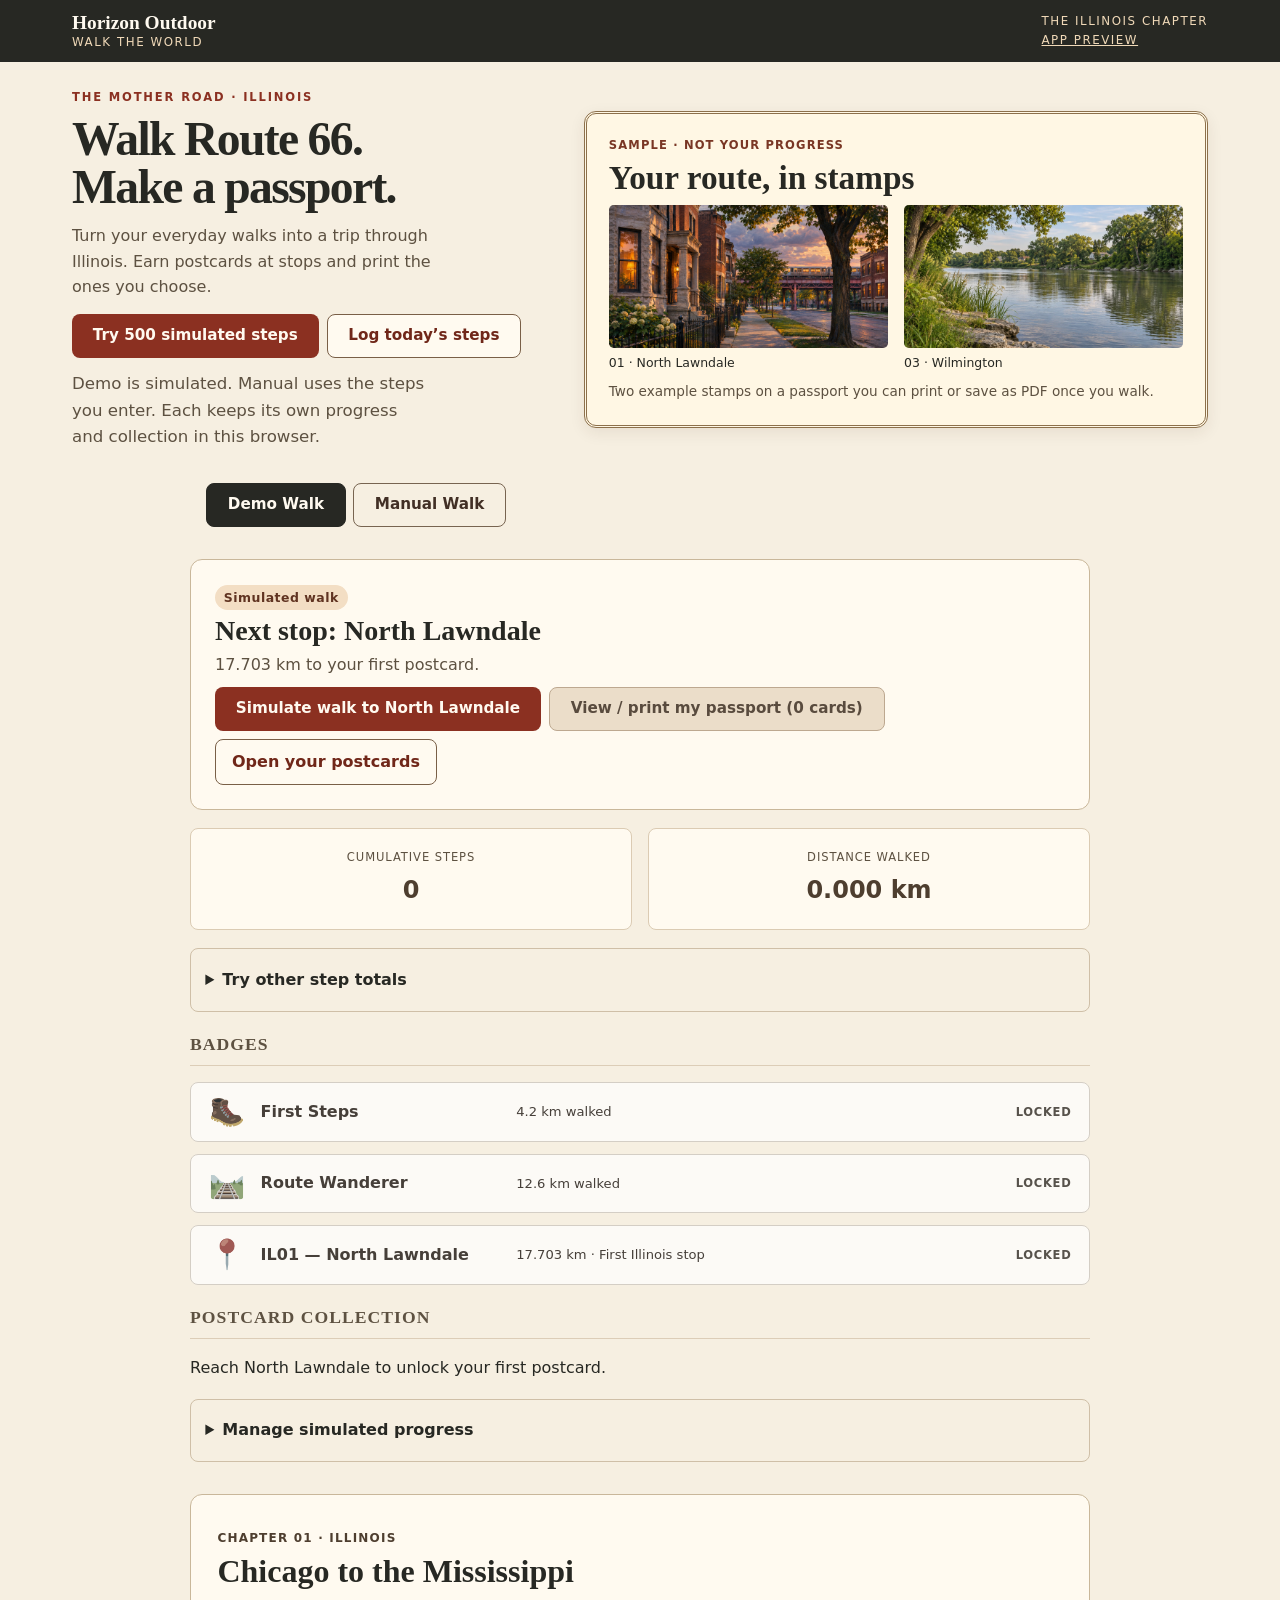
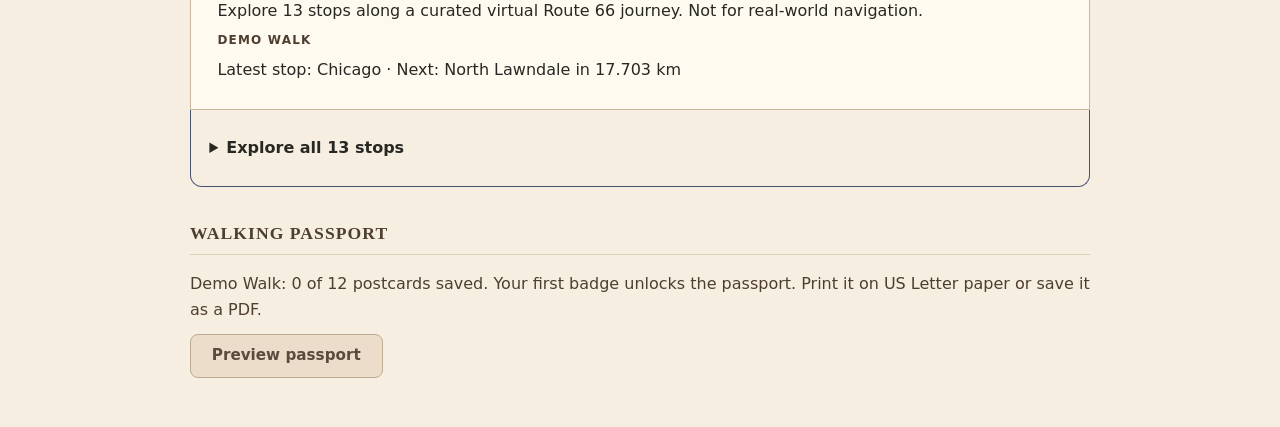
<file: web/index.html>
<!DOCTYPE html>
<html lang="en">
<head>
  <meta charset="UTF-8" />
  <meta name="viewport" content="width=device-width, initial-scale=1.0" />
  <title>Horizon Walk the World — Route 66</title>
  <link rel="canonical" href="https://walk.horizonoutdoor.ca/" />
  <meta name="description" content="Explore a virtual Route 66 journey through Illinois. Try simulated steps or enter your own totals, collect 12 postcards, and print a walking passport." />
  <meta property="og:type" content="website" />
  <meta property="og:url" content="https://walk.horizonoutdoor.ca/" />
  <meta property="og:title" content="Walk Route 66, One Day at a Time" />
  <meta property="og:description" content="Explore a virtual Route 66 journey through Illinois. Try simulated steps or enter your own totals, collect 12 postcards, and print a walking passport." />
  <meta property="og:site_name" content="Horizon Outdoor · Walk the World" />
  <meta property="og:image" content="https://walk.horizonoutdoor.ca/route66-social.jpg" />
  <meta property="og:image:type" content="image/jpeg" />
  <meta property="og:image:width" content="1200" />
  <meta property="og:image:height" content="630" />
  <meta property="og:image:alt" content="Illustration of a two-lane road through Illinois farmland at golden dusk." />
  <meta name="twitter:card" content="summary_large_image" />
  <meta name="twitter:title" content="Walk Route 66, One Day at a Time" />
  <meta name="twitter:description" content="Explore a virtual Route 66 journey through Illinois. Try simulated steps or enter your own totals, collect 12 postcards, and print a walking passport." />
  <meta name="twitter:image" content="https://walk.horizonoutdoor.ca/route66-social.jpg" />
  <meta name="twitter:image:alt" content="Illustration of a two-lane road through Illinois farmland at golden dusk." />
  <link rel="stylesheet" href="styles.css" />
</head>
<body>
  <header class="masthead">
    <div class="masthead-inner">
      <div class="brand-lockup"><strong>Horizon Outdoor</strong><span>Walk the World</span></div>
      <span class="masthead-chapter">The Illinois chapter<br /><a class="masthead-chapter" href="app-preview/">App Preview</a></span>
    </div>
  </header>
  <section class="hero" aria-labelledby="journey-title">
    <div class="hero-copy">
      <p class="hero-kicker">THE MOTHER ROAD · ILLINOIS</p>
      <h1 id="journey-title">Walk <span class="route-name">Route 66</span>.<br />Make a passport.</h1>
      <p class="hero-lede">Turn your everyday walks into a trip through Illinois. Earn postcards at stops and print the ones you choose.</p>
      <div class="return-walk" id="return-walk" hidden>
        <p class="example-label">Your Manual Walk</p>
        <h2 id="return-walk-title"></h2>
        <p id="return-walk-story"></p>
        <p id="return-walk-distance"></p>
      </div>
      <div class="hero-actions">
        <button id="hero-demo" type="button" class="btn-primary">Try 500 simulated steps</button>
        <button id="hero-manual" type="button" class="btn-secondary">Log today’s steps</button>
      </div>
      <p class="mode-note">Demo is simulated. Manual uses the steps you enter. Each keeps its own progress and collection in this browser.</p>
    </div>
    <aside class="example-passport" aria-labelledby="example-heading">
      <p class="example-label">Sample · Not your progress</p>
      <h2 id="example-heading">Your route, in stamps</h2>
      <div class="example-stamps">
        <figure><img src="il01-illustration.png" alt="Illustrated brick homes in North Lawndale" /><figcaption>01 · North Lawndale</figcaption></figure>
        <figure><img src="postcards/IL03-wilmington-kankakee-river-illustration.webp" alt="Illustration of the river near Wilmington" /><figcaption>03 · Wilmington</figcaption></figure>
      </div>
      <p>Two example stamps on a passport you can print or save as PDF once you walk.</p>
    </aside>
  </section>

  <nav class="mode-switch" aria-label="Walking mode">
    <button class="btn-secondary" type="button" id="mode-demo" aria-pressed="true" aria-controls="demo-panel">Demo Walk</button>
    <button class="btn-secondary" type="button" id="mode-manual" aria-pressed="false" aria-controls="manual-panel">Manual Walk</button>
  </nav>
  <main id="demo-panel">
    <details id="demo-departure" hidden open>
      <summary>Chicago departure keepsake</summary>
      <div class="departure-card">
        <div class="departure-art"><img src="route66-hero.webp" width="1536" height="1024" alt="Illustration of an open road at dusk" /></div>
        <div class="departure-copy">
          <p class="example-label">Demo keepsake · 500 simulated steps</p>
          <h2 id="departure-heading" tabindex="-1">A note from Chicago</h2>
          <p>Before there was an open highway, there was a Chicago street corner. Imagine the city behind you and a paper map in your pocket. You’ve started the route, but your first stop is still ahead.</p>
          <p><strong>350 m simulated</strong> · Not a passport stamp or a Manual entry.</p>
          <button id="departure-onward" type="button" class="btn-secondary">See my next stop</button>
        </div>
      </div>
    </details>
    <section class="journey-start demo-arrival" id="demo-arrival" aria-labelledby="demo-arrival-heading" hidden>
      <div>
        <p class="example-label">Simulated arrival</p>
        <h2 id="demo-arrival-heading" tabindex="-1"></h2>
        <p id="demo-arrival-status" role="status"></p>
        <div id="demo-arrival-save"></div>
      </div>
      <div id="demo-arrival-art"></div>
    </section>
    <section class="journey-start" id="demo-next" aria-labelledby="demo-next-heading">
      <div>
        <p class="demo-banner" role="note">Simulated walk</p>
        <h2 id="demo-next-heading" tabindex="-1">Next stop: North Lawndale</h2>
        <p id="demo-next-detail">17.703 km to your first postcard.</p>
      </div>
      <div class="journey-actions">
        <button id="btn-topup" class="btn-primary" data-stop-id="IL01">Simulate walk to North Lawndale</button>
        <button id="demo-passport-shortcut" type="button" class="btn-secondary" data-open-my-passport disabled>View / print my passport (0 cards)</button>
        <a class="journey-collection-link" id="journey-collection-link" href="#demo-collection">Open your postcards</a>
      </div>
    </section>
    <section class="stats" aria-label="Current progress">
      <div class="stat-card">
        <span class="stat-label">Cumulative Steps</span>
        <span class="stat-value" id="display-steps">0</span>
      </div>
      <div class="stat-card" hidden>
        <span class="stat-label">Distance in millimetres</span>
        <span class="stat-value" id="display-mm">0 mm</span>
      </div>
      <div class="stat-card">
        <span class="stat-label">Distance walked</span>
        <span class="stat-value" id="display-km">0.000 km</span>
      </div>
    </section>

    <details class="actions demo-tools">
      <summary>Try other step totals</summary>
      <div class="button-row">
        <button id="btn-6k"  class="btn-primary">Add 6,000 steps</button>
        <button id="btn-12k" class="btn-primary">Add 12,000 steps</button>
      </div>
    </details>

    <section class="badges" aria-label="Earned badges">
      <h2>Badges</h2>
      <ul id="badge-list" class="badge-list" aria-live="polite" aria-atomic="false">
        <li class="badge badge--locked" id="badge-4200">
          <span class="badge-icon" aria-hidden="true">🥾</span>
          <span class="badge-name">First Steps</span>
          <span class="badge-desc">4.2 km walked</span>
          <span class="badge-status">locked</span>
        </li>
        <li class="badge badge--locked" id="badge-12600">
          <span class="badge-icon" aria-hidden="true">🛤️</span>
          <span class="badge-name">Route Wanderer</span>
          <span class="badge-desc">12.6 km walked</span>
          <span class="badge-status">locked</span>
        </li>
        <li class="badge badge--locked" id="badge-il01">
          <span class="badge-icon" aria-hidden="true">📍</span>
          <span class="badge-name">IL01 — North Lawndale</span>
          <span class="badge-desc">17.703 km · First Illinois stop</span>
          <span class="badge-status">locked</span>
        </li>
      </ul>
    </section>

    <section class="postcard-section" id="demo-collection" aria-label="Postcard collection">
      <h2>Postcard collection</h2>
      <a id="demo-current-card-link" href="#demo-arrival-heading" hidden>See your latest postcard</a>
      <p id="demo-collection-prompt">Reach North Lawndale to unlock your first postcard.</p>
      <div id="demo-shelf" aria-label="Earlier Illinois postcards"></div>
      <p id="demo-shelf-status" role="status"></p>
    </section>

    <details class="danger-zone demo-tools">
      <summary>Manage simulated progress</summary>
      <button id="btn-reset" class="btn-danger">Reset all demo progress</button>
    </details>
  </main>

  <main id="manual-panel" hidden>
    <section class="manual-entry" aria-labelledby="manual-heading">
      <h2 id="manual-heading">Manual Walk</h2>
      <p>Add your real step count to keep moving along the route. This walk has its own progress and postcards.</p>
      <p id="manual-first-target" class="journey-note">First Steps badge: 6,000 steps to go · 4.2 km total.</p>
      <p id="manual-next-target">North Lawndale: 25,290 steps to the first real-route postcard.</p>
      <p id="manual-zone"></p>
      <button type="button" id="manual-start" class="btn-primary">Start Manual Walk</button>
      <form id="manual-form" hidden novalidate>
        <div id="manual-today-choice" hidden>
          <p id="manual-today-draft-note" role="status"></p>
          <button id="manual-keep-draft" type="button" class="btn-secondary" aria-describedby="manual-today-draft-note">Keep editing this day</button>
          <button id="manual-discard-draft" type="button" class="btn-secondary">Discard draft and log today</button>
        </div>
        <label for="manual-date">Challenge day</label>
        <input id="manual-date" name="date" type="date" required />
        <label for="manual-steps">Steps for this day</label>
        <input id="manual-steps" name="steps" type="text" inputmode="numeric" required aria-describedby="manual-guide" />
        <p id="manual-guide">Enter a whole number from 0 to 100,000. Saving the same day replaces its previous total.</p>
        <button type="submit" class="btn-primary">Save daily total</button>
      </form>
      <p id="manual-status" role="status" aria-live="polite"></p>
      <div id="manual-passport-entry" class="journey-note" hidden>
        <h3 id="manual-passport-heading" tabindex="-1">Your first passport page is ready</h3>
        <p id="manual-passport-distance"></p>
        <button type="button" class="btn-secondary" data-open-my-passport>View my walking passport</button>
      </div>
    </section>
    <section class="stats" aria-label="Manual progress">
      <div class="stat-card"><span class="stat-label">Total steps</span><span class="stat-value" id="manual-total">0</span></div>
      <div class="stat-card"><span class="stat-label">Distance</span><span class="stat-value" id="manual-distance">0.000 km</span></div>
    </section>
    <section aria-label="Manual collection">
      <h2>Manual Collection</h2>
      <ul class="manual-collection">
        <li>First Steps · 4.2 km <strong id="manual-badge-one">Locked</strong></li>
        <li>Route Wanderer · 12.6 km <strong id="manual-badge-two">Locked</strong></li>
        <li>North Lawndale · 17.703 km <strong id="manual-badge-stop">Locked</strong></li>
      </ul>
      <figure class="postcard-art" id="manual-image" hidden>
        <img src="il01-illustration.png" alt="Illustration of North Lawndale along Route 66" loading="lazy" />
        <figcaption>North Lawndale · Illustration</figcaption>
      </figure>
      <button type="button" id="manual-postcard" class="btn-secondary" disabled>Save Manual postcard</button>
      <p id="manual-card-note" class="journey-note" hidden></p>
      <div id="manual-shelf" aria-label="More Illinois postcards"></div>
      <p id="manual-shelf-status" role="status"></p>
    </section>
  </main>

  <section class="route-chapter" aria-labelledby="route-heading">
    <div class="route-intro">
      <p class="route-kicker">CHAPTER 01 · ILLINOIS</p>
      <h2 id="route-heading">Chicago to the Mississippi</h2>
      <p>Explore 13 stops along a curated virtual Route 66 journey. Not for real-world navigation.</p>
      <p id="route-mode" class="route-kicker">DEMO WALK</p>
      <p id="route-progress" role="status" aria-live="polite"></p>
    </div>
    <details class="route-details">
      <summary>Explore all 13 stops</summary>
      <ol id="route-stops" class="route-stops"></ol>
    </details>
  </section>

  <section class="passport" id="passport" aria-label="Route 66 Walking Passport">
    <h2>Walking Passport</h2>
    <p data-passport-helper>Demo Walk: 0 of 12 postcards saved. Your first badge unlocks the passport. Print it on US Letter paper or save it as a PDF.</p>
    <button type="button" class="btn-secondary" data-passport-open disabled>Preview passport</button>
    <section class="passport-sheet" data-passport-sheet hidden aria-label="Passport preview">
      <p class="passport-eyebrow">HORIZON OUTDOOR · WALK THE WORLD</p>
      <h2>Route 66 Walking Passport</h2>
      <p data-passport-mode></p>
      <p data-passport-distance></p>
      <p data-passport-awards></p>
      <p class="journey-note" data-passport-note hidden></p>
      <section class="passport-opening" data-passport-empty aria-label="Opening page" hidden>
        <h3>Opening page</h3>
        <p class="passport-opening-line">An ordinary walk is enough to begin a long road.</p>
        <figure>
          <img src="route66-hero.webp" width="1536" height="1024" alt="Illustrated road stretching into the distance at dusk" />
          <figcaption>Illinois Route 66 cover illustration · Not a collected postcard</figcaption>
        </figure>
        <p>No postcards saved yet.</p>
      </section>
      <h3 data-passport-stamp-title>Postcard stamps</h3>
      <div class="passport-stamps" data-passport-stamps>
      <figure class="passport-art" data-passport-card hidden>
        <img src="il01-illustration.png" alt="Illustration of North Lawndale along Route 66" />
        <figcaption>IL01 · North Lawndale · Illustration</figcaption>
      </figure>
      </div>
      <p class="passport-footer">Illinois · Route 66 · Horizon Outdoor</p>
      <div class="passport-actions">
        <button type="button" class="btn-primary" data-passport-print>Print / Save as PDF</button>
        <button type="button" class="btn-secondary" data-passport-close>Close preview</button>
      </div>
    </section>
  </section>

  <div id="live-announcer" class="sr-only" aria-live="assertive" aria-atomic="true"></div>

  <script type="module" data-cfasync="false" src="demo.mjs"></script>
  <script type="module" data-cfasync="false" src="manual.mjs"></script>
  <script type="module" data-cfasync="false" src="passport-bridge.mjs"></script>
  <script type="module" data-cfasync="false" src="route-view.mjs"></script>
</body>
</html>
</file>
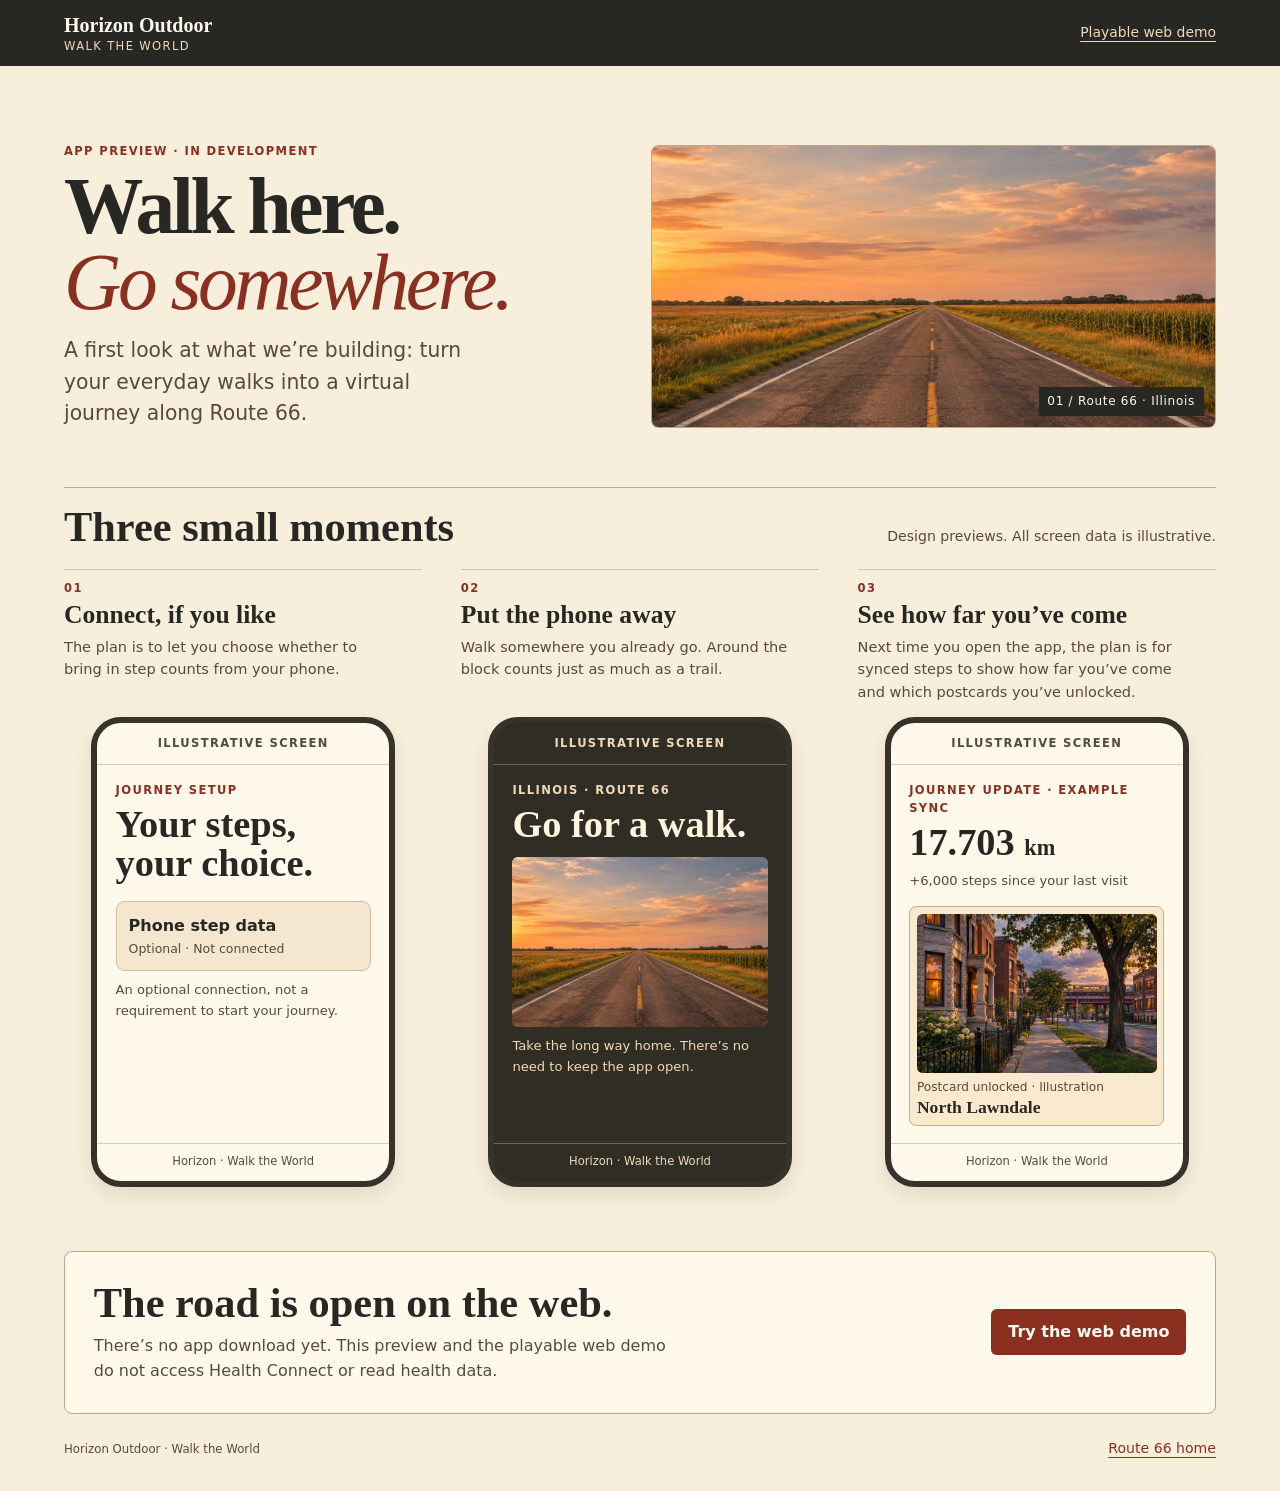
<file: web/app-preview/index.html>
<!DOCTYPE html>
<html lang="en">
<head>
  <meta charset="utf-8" />
  <meta name="viewport" content="width=device-width, initial-scale=1" />
  <meta name="description" content="Preview the planned Horizon Walk the World app: everyday steps, a virtual Route 66 journey, and postcards worth keeping." />
  <link rel="canonical" href="https://walk.horizonoutdoor.ca/app-preview/" />
  <title>App Preview · Horizon Walk the World</title>
  <link rel="stylesheet" href="preview.css" />
</head>
<body>
  <a href="#preview-main" class="skip">Skip to the preview</a>
  <header class="mast">
    <div class="wrap mast-inner">
      <a class="wordmark" href="../"><strong>Horizon Outdoor</strong><span>Walk the World</span></a>
      <a class="mast-back" href="../#mode-demo">Playable web demo</a>
    </div>
  </header>
  <main id="preview-main" class="wrap" tabindex="-1">
    <section class="intro" aria-labelledby="page-title">
      <div>
        <p class="eyebrow">App preview · in development</p>
        <h1 id="page-title">Walk here.<br /> <em>Go somewhere.</em></h1>
        <p class="lede">A first look at what we’re building: turn your everyday walks into a virtual journey along Route 66.</p>
      </div>
      <figure class="cover">
        <img src="../route66-hero.webp" width="1536" height="1024" alt="Illustration of an open road at dusk" />
        <figcaption>01 / Route 66 · Illinois</figcaption>
      </figure>
    </section>

    <section class="story" aria-labelledby="story-title">
      <div class="story-heading">
        <h2 id="story-title">Three small moments</h2>
        <p id="mock-note">Design previews. All screen data is illustrative.</p>
      </div>
      <ol class="screens" role="list" aria-describedby="mock-note">
        <li class="step">
          <div class="step-head">
            <p class="index" aria-hidden="true">01</p>
            <h3>Connect, if you like</h3>
            <p>The plan is to let you choose whether to bring in step counts from your phone.</p>
          </div>
          <div class="phone">
            <p class="screen-label">Illustrative screen</p>
            <div class="screen-body">
              <p class="overline">Journey setup</p>
              <p class="screen-title">Your steps,<br />your choice.</p>
              <div class="setting">
                <p class="strong">Phone step data</p>
                <p>Optional · Not connected</p>
              </div>
              <p class="screen-note">An optional connection, not a requirement to start your journey.</p>
            </div>
            <p class="screen-footer">Horizon · Walk the World</p>
          </div>
        </li>
        <li class="step">
          <div class="step-head">
            <p class="index" aria-hidden="true">02</p>
            <h3>Put the phone away</h3>
            <p>Walk somewhere you already go. Around the block counts just as much as a trail.</p>
          </div>
          <div class="phone phone-dark">
            <p class="screen-label">Illustrative screen</p>
            <div class="screen-body">
              <p class="overline">Illinois · Route 66</p>
              <p class="screen-title">Go for a walk.</p>
              <figure class="walk-art">
                <img src="../route66-hero.webp" width="1536" height="1024" alt="" />
              </figure>
              <p class="screen-note">Take the long way home. There’s no need to keep the app open.</p>
            </div>
            <p class="screen-footer">Horizon · Walk the World</p>
          </div>
        </li>
        <li class="step">
          <div class="step-head">
            <p class="index" aria-hidden="true">03</p>
            <h3>See how far you’ve come</h3>
            <p>Next time you open the app, the plan is for synced steps to show how far you’ve come and which postcards you’ve unlocked.</p>
          </div>
          <div class="phone phone-collect">
            <p class="screen-label">Illustrative screen</p>
            <div class="screen-body">
              <p class="overline">Journey update · Example sync</p>
              <p class="screen-title">17.703 <small>km</small></p>
              <p class="screen-note">+6,000 steps since your last visit</p>
              <figure class="stamp">
                <img src="../il01-illustration.png" width="1536" height="1024" alt="Illustration of the North Lawndale streetscape" />
                <figcaption><span>Postcard unlocked · Illustration</span><strong>North Lawndale</strong></figcaption>
              </figure>
            </div>
            <p class="screen-footer">Horizon · Walk the World</p>
          </div>
        </li>
      </ol>
    </section>

    <section class="today" aria-labelledby="today-title">
      <div>
        <h2 id="today-title">The road is open on the web.</h2>
        <p>There’s no app download yet. This preview and the playable web demo do not access Health Connect or read health data.</p>
      </div>
      <a class="cta" href="../#mode-demo">Try the web demo</a>
    </section>
  </main>
  <footer class="wrap footer">
    <small>Horizon Outdoor · Walk the World</small>
    <a href="../">Route 66 home</a>
  </footer>
</body>
</html>
</file>
<file: web/styles.css>
/* ── Reset & base ─────────────────────────────────────────────── */
*, *::before, *::after { box-sizing: border-box; margin: 0; padding: 0; }

:root {
  --clr-road:     #1a1a2e;
  --clr-asphalt:  #16213e;
  --clr-stripe:   #e8c547;
  --clr-sky:      #0f3460;
  --clr-horizon:  #e94560;
  --clr-surface:  #1e2a45;
  --clr-surface2: #253555;
  --clr-text:     #e8eaf6;
  --clr-muted:    #9fa8c7;
  --clr-locked:   #4a5578;
  --clr-unlocked: #e8c547;
  --clr-danger:   #e94560;
  --clr-success:  #43c59e;
  --radius:       8px;
  --font-serif:   Georgia, 'Times New Roman', serif;
  --font-sans:    system-ui, -apple-system, 'Segoe UI', Roboto, sans-serif;
  --transition:   0.2s ease;
}

html { font-size: 16px; }

body {
  background: var(--clr-road);
  color: var(--clr-text);
  font-family: var(--font-sans);
  line-height: 1.6;
  min-height: 100vh;
}

/* ── Accessibility ────────────────────────────────────────────── */
.sr-only {
  position: absolute;
  width: 1px; height: 1px;
  padding: 0; overflow: hidden;
  clip: rect(0,0,0,0);
  white-space: nowrap;
  border: 0;
}

:focus-visible {
  outline: 3px solid var(--clr-stripe);
  outline-offset: 3px;
  border-radius: var(--radius);
}

/* ── Demo banner ──────────────────────────────────────────────── */
.demo-banner {
  background: #3d2a00;
  color: #f5c842;
  font-size: 0.78rem;
  font-weight: 600;
  letter-spacing: 0.04em;
  text-align: center;
  padding: 0.4rem 1rem;
  border-bottom: 2px solid #f5c842;
}

/* ── Header ───────────────────────────────────────────────────── */
header {
  background: var(--clr-asphalt);
  border-bottom: 3px solid var(--clr-horizon);
}

header h1 {
  font-family: var(--font-serif);
  font-size: clamp(1.6rem, 5vw, 2.6rem);
  font-weight: 700;
  color: var(--clr-stripe);
  text-align: center;
  padding: 1.2rem 1rem 0.2rem;
  letter-spacing: 0.02em;
}

.subtitle {
  font-size: 0.95rem;
  color: var(--clr-muted);
  text-align: center;
  padding-bottom: 1rem;
  letter-spacing: 0.08em;
  text-transform: uppercase;
}

/* ── Main layout ──────────────────────────────────────────────── */
main {
  max-width: 760px;
  margin: 0 auto;
  padding: 2rem 1rem 4rem;
  display: flex;
  flex-direction: column;
  gap: 2.5rem;
}

section > h2 {
  font-family: var(--font-serif);
  font-size: 1.1rem;
  color: var(--clr-muted);
  letter-spacing: 0.06em;
  text-transform: uppercase;
  margin-bottom: 1rem;
  border-bottom: 1px solid var(--clr-surface2);
  padding-bottom: 0.4rem;
}

/* ── Stats ────────────────────────────────────────────────────── */
.stats {
  display: grid;
  grid-template-columns: repeat(auto-fit, minmax(160px, 1fr));
  gap: 1rem;
}

.stat-card {
  background: var(--clr-surface);
  border-radius: var(--radius);
  padding: 1.2rem 1rem;
  display: flex;
  flex-direction: column;
  align-items: center;
  gap: 0.3rem;
  border: 1px solid var(--clr-surface2);
}

.stat-label {
  font-size: 0.72rem;
  letter-spacing: 0.08em;
  text-transform: uppercase;
  color: var(--clr-muted);
}

.stat-value {
  font-size: 1.5rem;
  font-weight: 700;
  color: var(--clr-stripe);
  font-variant-numeric: tabular-nums;
}

/* ── Buttons ──────────────────────────────────────────────────── */
.button-row {
  display: flex;
  flex-wrap: wrap;
  gap: 0.75rem;
}

button {
  font-family: var(--font-sans);
  font-size: 0.95rem;
  font-weight: 600;
  border: none;
  border-radius: var(--radius);
  padding: 0.65rem 1.3rem;
  cursor: pointer;
  transition: filter var(--transition), transform var(--transition);
  line-height: 1.3;
}

button:hover:not(:disabled) { filter: brightness(1.15); }
button:active:not(:disabled) { transform: scale(0.97); }
button:disabled { opacity: 0.4; cursor: not-allowed; }

.btn-primary {
  background: var(--clr-horizon);
  color: #fff;
}

.btn-secondary {
  background: var(--clr-sky);
  color: var(--clr-stripe);
  border: 1px solid var(--clr-stripe);
}

.btn-danger {
  background: transparent;
  color: var(--clr-danger);
  border: 1.5px solid var(--clr-danger);
  font-size: 0.85rem;
}

/* ── Badges ───────────────────────────────────────────────────── */
.badge-list {
  list-style: none;
  display: flex;
  flex-direction: column;
  gap: 0.75rem;
}

.badge {
  display: flex;
  align-items: center;
  gap: 1rem;
  background: var(--clr-surface);
  border-radius: var(--radius);
  padding: 0.9rem 1.1rem;
  border: 1px solid var(--clr-surface2);
  transition: border-color var(--transition), background var(--transition);
}

.badge--locked {
  opacity: 0.55;
  filter: grayscale(0.6);
}

.badge--unlocked {
  opacity: 1;
  filter: none;
  border-color: var(--clr-success);
  background: color-mix(in srgb, var(--clr-surface) 85%, var(--clr-success) 15%);
}

.badge--new-unlock {
  animation: pop 0.4s ease;
}

@keyframes pop {
  0%   { transform: scale(1); }
  40%  { transform: scale(1.04); }
  100% { transform: scale(1); }
}

.badge-icon {
  font-size: 1.8rem;
  flex-shrink: 0;
  line-height: 1;
}

.badge-name {
  font-weight: 700;
  color: var(--clr-text);
  flex: 1;
}

.badge-desc {
  font-size: 0.82rem;
  color: var(--clr-muted);
  flex: 2;
}

.badge-status {
  font-size: 0.72rem;
  letter-spacing: 0.06em;
  text-transform: uppercase;
  font-weight: 700;
  color: var(--clr-locked);
  min-width: 60px;
  text-align: right;
}

.badge--unlocked .badge-status {
  color: var(--clr-success);
}

/* ── Postcard ─────────────────────────────────────────────────── */
.postcard-hint {
  color: var(--clr-muted);
  font-size: 0.9rem;
  margin-bottom: 0.75rem;
}

.postcard {
  background: linear-gradient(135deg, #1b3a5c 0%, #0f2a44 100%);
  border: 2px solid var(--clr-stripe);
  border-radius: var(--radius);
  padding: 1.5rem;
  margin-bottom: 1rem;
  position: relative;
}

.postcard--hidden {
  display: none;
}

.postcard-inner {
  display: flex;
  flex-direction: column;
  gap: 0.6rem;
}

.postcard-title {
  font-family: var(--font-serif);
  font-size: 1.3rem;
  color: var(--clr-stripe);
  letter-spacing: 0.03em;
}

.postcard-body {
  color: var(--clr-text);
  font-size: 0.95rem;
  line-height: 1.7;
}

.postcard-stamp {
  font-size: 0.75rem;
  color: var(--clr-muted);
  letter-spacing: 0.05em;
  margin-top: 0.5rem;
}

.postcard-save-btn {
  margin-top: 0.25rem;
}

/* ── Danger zone ──────────────────────────────────────────────── */
.danger-zone {
  display: flex;
  justify-content: flex-end;
}

/* ── Responsive ───────────────────────────────────────────────── */
@media (max-width: 480px) {
  .badge {
    flex-wrap: wrap;
  }
  .badge-desc { flex-basis: 100%; }
  .badge-status { text-align: left; }
  .button-row { flex-direction: column; }
  button { width: 100%; }
  .danger-zone { justify-content: stretch; }
  .danger-zone button { width: 100%; }
}

.postcard-art { margin: 0; }
.postcard-art img { display: block; width: 100%; height: auto; }
.postcard-art figcaption { font-size: .8rem; padding: .45rem 1rem; }

[hidden] { display: none !important; }
.mode-switch { display:flex; justify-content:center; gap:.5rem; padding:1rem; }
.mode-switch button { width:auto; }
.mode-switch [aria-pressed="true"] { border-color:var(--clr-stripe); color:var(--clr-stripe); }
#manual-zone, #manual-guide { color:var(--clr-muted); }
#manual-start, #manual-form, #manual-status, #manual-postcard { margin-top:.8rem; }
#manual-form { display:grid; gap:.5rem; max-width:380px; }
#manual-form input { width:100%; border:1px solid var(--clr-muted); border-radius:var(--radius); padding:.55rem .75rem; color:var(--clr-text); background:var(--clr-surface); font:inherit; color-scheme:dark; }
.manual-collection { list-style:none; display:grid; gap:.5rem; margin-bottom:1rem; }
.manual-collection li { display:flex; justify-content:space-between; gap:1rem; background:var(--clr-surface); border-radius:var(--radius); padding:.65rem .8rem; }

.passport { width:min(760px,100%); margin:0 auto; padding:0 1rem 3rem; }
.passport > button { margin-top: .75rem; }
.passport-sheet { margin-top:1rem; padding:clamp(1rem,4vw,2rem); background:#fffaf0; color:#251f16; border:3px double #6e5b3d; border-radius:8px; }
.passport-sheet h2 { color:#251f16; margin:.2rem 0 .65rem; font-size:clamp(1.45rem,4vw,2.05rem); text-transform:none; letter-spacing:.01em; }
.passport-eyebrow, .passport-footer { font-size:.8rem; letter-spacing:.09em; }
.passport-art { margin:.9rem auto; text-align:center; }
.passport-art img { display:block; width:100%; max-width:30rem; height:auto; max-height:19rem; object-fit:contain; margin:auto; }
.passport-actions { display:flex; flex-wrap:wrap; gap:.5rem; margin-top:1rem; }

.passport-opening { margin:1rem 0 .8rem; padding:.75rem 0; border-block:1px solid #c9b79a; }
.passport-opening-line { font-family:Georgia,serif; font-style:italic; }
.passport-opening figure { max-width:25rem; margin:.7rem auto; }
.passport-opening img { display:block; width:100%; height:auto; }
.passport-opening figcaption { padding-top:.2rem; font-size:.77rem; }
@media print {
  .passport-opening { break-inside:avoid; }
  .passport-opening figure { max-width:4.1in; }
}

@page { size: Letter portrait; margin: .55in; }
@media print {
  html, body { margin:0!important; padding:0!important; min-height:0!important; background:#fff!important; color:#251f16!important; }
  body > :not(#passport), #passport > :not([data-passport-sheet]), .passport-actions { display:none!important; }
  #passport { padding:0!important; margin:0!important; width:100%!important; }
  .passport-sheet { margin:0; padding:.25in; width:100%; border-radius:0; break-inside:avoid; box-sizing:border-box; print-color-adjust:exact; -webkit-print-color-adjust:exact; }
  .passport-art img { max-height:3.05in; max-width:6.2in; }
}

.route-chapter { width:min(760px,100%); margin:0 auto; padding:0 1rem 2rem; scroll-margin:1rem; }
.route-intro { padding:clamp(1rem,3vw,1.65rem); background:#252c43; border:1px solid #475271; border-radius:12px 12px 0 0; }
.route-intro h2 { color:var(--clr-text); font:700 clamp(1.4rem,4vw,2rem)/1.2 var(--font-serif); margin:.25rem 0 .5rem; }
.route-intro p { margin-top:.45rem; }
.route-kicker { color:var(--clr-stripe); font-size:.75rem; font-weight:700; letter-spacing:.1em; }
.route-details { padding:1rem; border:1px solid #475271; border-top:0; border-radius:0 0 12px 12px; }
.route-details summary { font-weight:700; cursor:pointer; color:var(--clr-text); }
.route-stops { list-style:none; margin:.65rem 0 0; display:grid; gap:.4rem; }
.route-stop { display:grid; grid-template-columns:minmax(0,1fr) auto; gap:.25rem 1rem; padding:.7rem .75rem; border-radius:8px; background:var(--clr-surface); }
.route-stop[data-route-status="Current stop"] { border-left:4px solid var(--clr-stripe); }
.route-stop[data-route-status="Next stop"] { border-left:4px solid #43c59e; }
.route-stop h3 { font-size:1rem; line-height:1.3; overflow-wrap:anywhere; }
.route-stop p { grid-column:1/-1; font-size:.85rem; color:#c5ccea; }
.route-stop-status { font-size:.75rem; text-align:right; color:#f2d771; }
@media(max-width:420px) { .route-stop { grid-template-columns:1fr; gap:.2rem; } .route-stop-status { text-align:left; } }

#demo-shelf, #manual-shelf {
  display: grid;
  gap: 1rem;
  grid-template-columns: repeat(auto-fit, minmax(min(100%, 250px), 1fr));
}
#demo-shelf:not(:empty), #manual-shelf:not(:empty) { margin-top: 1.25rem; }
#demo-shelf article, #manual-shelf article { min-width: 0; padding: 1rem; border: 1px solid currentColor; border-radius: .65rem; }
#demo-shelf img, #manual-shelf img { height: auto; display: block; }
#demo-shelf details, #manual-shelf details { font-size: .88rem; padding-block: .5rem; overflow-wrap: anywhere; }

.passport-stamps { display:grid; grid-template-columns:repeat(auto-fit,minmax(min(100%,145px),1fr)); gap:.55rem; }
.passport-stamps figure { margin:0; min-width:0; text-align:left; }
.passport-stamps img { display:block; width:100%; height:6.75rem; max-height:none; object-fit:contain; background:#f4ecdb; }
.passport-stamps figcaption { margin-top:.25rem; font-size:.84rem; font-weight:600; }
.passport-stamps small { display:block; font-size:.72rem; font-weight:400; }
@media print {
  .passport-stamps { grid-template-columns:repeat(3,minmax(0,1fr)); gap:.09in .13in; }
  .passport-stamps[data-count="2"] { grid-template-columns:repeat(2,minmax(0,1fr)); }
  .passport-stamps img { height:1.10in; max-height:1.10in; }
  .passport-stamps[data-count="1"] img, .passport-stamps[data-count="2"] img { height:2.1in; max-height:2.1in; }
  .passport-stamps figure { break-inside:avoid; }
  .passport-stamps figcaption { margin-top:.03in; font-size:9pt; line-height:1.15; }
  .passport-stamps small { font-size:8pt; line-height:1.1; }
  .passport-sheet h3 { margin:.08in 0; font-size:13pt; }
}

/* Road journal: screen-only visual system; print rules above remain intact. */
@media screen {
  :root {
    --clr-road:#f6efe1; --clr-asphalt:#272823; --clr-stripe:#8b3021;
    --clr-horizon:#8b3021; --clr-surface:#fffaf0; --clr-surface2:#dccdb7;
    --clr-text:#272823; --clr-muted:#5d5141; --clr-locked:#decdb4;
    --clr-unlocked:#8b3021; --clr-danger:#8b3021; --clr-success:#285343;
  }
  [hidden] { display:none!important; }
  body { color:var(--clr-text); background:var(--clr-road); }
  .masthead { background:#272823; color:#fffaf0; border:0; }
  .masthead-inner { max-width:1200px; margin:auto; padding:.75rem clamp(1rem,4vw,2rem); display:flex; justify-content:space-between; align-items:center; gap:1rem; }
  .brand-lockup { line-height:1.12; display:grid; gap:.16rem; }
  .brand-lockup strong { font-family:Georgia,serif; font-size:1.21rem; }
  .brand-lockup span,.masthead-chapter { font-size:.74rem; letter-spacing:.13em; text-transform:uppercase; color:#f0d9b8; }
  .hero { max-width:1200px; margin:1.65rem auto 0; padding:0 clamp(1rem,4vw,2rem); display:grid; grid-template-columns:minmax(0, .85fr) minmax(0,1.15fr); align-items:center; gap:clamp(1rem,4vw,3.5rem); }
  .hero-copy { max-width:32rem; }
  .hero-kicker { color:#8b3021; font-size:.72rem; font-weight:800; letter-spacing:.16em; margin-bottom:.5rem; }
  .hero h1 { font:700 clamp(2.3rem,4.8vw,4.65rem)/1.02 Georgia,serif; letter-spacing:-.035em; }
  .hero-copy > p:last-child { margin-top:.8rem; color:#5d5141; font-size:clamp(.97rem,1.3vw,1.18rem); max-width:34ch; }
  .hero-image { position:relative; border-radius:12px; overflow:hidden; background:#2e3028; aspect-ratio:1.82; }
  .hero-image img { display:block; width:100%; height:100%; object-fit:cover; }
  .hero-image figcaption { position:absolute; right:0; bottom:0; color:#fffaf0; background:#272823; padding:.2rem .65rem; font-size:.68rem; }
  .mode-switch { width:min(100% - 2rem, 900px); margin:1rem auto 0; display:flex; justify-content:flex-start; gap:.45rem; }
  .mode-switch .btn-secondary { border:1px solid #776450; background:transparent; color:#412f25; min-height:44px; margin:0; }
  .mode-switch .btn-secondary[aria-pressed="true"] { border-color:#272823; background:#272823; color:#fffaf0; box-shadow:none; }
  main { max-width:932px; padding:1rem 1rem 2rem; gap:1.15rem; }
  .journey-start,.manual-entry { padding:clamp(.95rem,2.5vw,1.5rem); background:#fffaf0; border:1px solid #c9b79a; border-radius:12px; }
  .journey-start { display:flex; flex-wrap:wrap; align-items:center; justify-content:space-between; gap:.6rem 1rem; }
  .journey-start h2,.manual-entry h2 { color:#272823; font:700 clamp(1.28rem,2.5vw,1.75rem)/1.15 Georgia,serif; text-transform:none; letter-spacing:0; margin:.3rem 0; padding:0; border:0; }
  .journey-start p:not(.demo-banner) { color:#5d5141; }
  .demo-banner { display:inline-block; color:#603321; background:#f3dec4; border:0; border-radius:999px; padding:.15rem .55rem; font-weight:800; }
  .btn-primary { background:#8b3021; border-color:#8b3021; color:#fffaf0; min-height:44px; }
  .btn-primary:hover:not(:disabled) { background:#702719; color:#fffaf0; }
  .btn-secondary,.btn-danger { color:#702719; border-color:#795f47; min-height:44px; }
  .btn-secondary:disabled,.btn-primary:disabled { color:#594b3e; background:#ebddc9; border-color:#bda890; opacity:1; }
  .stats { grid-template-columns:repeat(2,minmax(0,1fr)); }
  .stat-card { border:1px solid #dbcbb3; box-shadow:none; }
  .stat-value,.badge-name,.badge-desc,.postcard-title,.postcard-body,.postcard-hint,.route-kicker,.route-stop p,.route-stop-status { color:#4e3e2f; }
  .badge { background:#fffaf0; }
  .badge--locked { opacity:1; }
  .badge-status { color:#5d5141; }
  .badge--unlocked .badge-status { color:#285343; }
  .demo-tools { background:transparent; border:1px solid #cfbfa7; padding:.55rem .75rem; border-radius:8px; }
  .demo-tools summary,.route-details summary { cursor:pointer; min-height:44px; display:list-item; padding:.55rem .15rem; font-weight:650; }
  .route-chapter,.passport { width:min(100%,932px); color:#272823; }
  .route-stop[data-route-status="Next stop"] { border-left-color:#285343; }
  a { color:#702719; }
  :focus-visible { outline:3px solid #285343; outline-offset:3px; }
  .masthead :focus-visible { outline-color:#f0d9b8; }
}
@media screen and (max-width:650px) {
  .hero { grid-template-columns:1fr; gap:.8rem; margin-top:1rem; }
  .hero-copy > p:last-child { margin-top:.45rem; }
  .hero-image { aspect-ratio:2.15; }
  .mode-switch { margin-top:.6rem; }
  .journey-start .btn-primary { width:100%; }
  .masthead-chapter { max-width:12ch; text-align:right; line-height:1.25; }
}
@media screen {
  .journey-collection-link { display:inline-flex; min-height:44px; align-items:center; justify-content:center; border:1px solid #8b3021; border-radius:var(--radius); padding:.56rem 1rem; background:#8b3021; color:#fffaf0; font-weight:700; text-decoration:none; }
  .journey-collection-link:hover { background:#702719; }
  .postcard-section { scroll-margin-top:1rem; }
}
@media screen and (max-width:650px) { .journey-collection-link { width:100%; } }

@media screen { .hero .route-name { white-space:nowrap; } }
@media screen and (min-width:1000px) { .hero h1 { font-size:clamp(2.7rem, 3.72vw, 3.68rem); } }

@media screen {
  .journey-actions { display:flex; gap:.5rem; flex-wrap:wrap; }
  .journey-collection-link { color:#702719; background:transparent; border-color:#795f47; }
  .journey-collection-link:hover { color:#702719; background:#ebddc9; }
  .passport > h2, .passport > p, .passport [data-passport-mode] { color:#4e3e2f; }
  .passport button { min-height:44px; }
  .passport .btn-secondary:not(:disabled) { color:#702719; border-color:#795f47; background:#fffaf0; }
  .passport .btn-secondary:hover:not(:disabled) { background:#ebddc9; }
}
@media screen and (max-width:650px) { .journey-actions { width:100%; } }

/* Match the warm road journal on screen; the passport print layout is unchanged. */
@media screen {
  #postcard, .route-intro {
    background:#fffaf0;
    border-color:#c9b79a;
    color:#272823;
  }
  #postcard .postcard-stamp { color:#5d5141; }
  #btn-save-postcard:not(:disabled) { background:#8b3021; color:#fffaf0; border-color:#8b3021; }
  #btn-save-postcard:not(:disabled):hover { background:#702719; }
}

@media screen {
  .btn-secondary:not(:disabled) { background:#fffaf0; }
  .mode-switch .btn-secondary:not(:disabled) { background:transparent; }
  .mode-switch .btn-secondary[aria-pressed="true"]:not(:disabled) { background:#272823; }
  #manual-form input { color-scheme:light; }
}

@media screen {
  .return-walk { margin-top:.75rem; border-left:3px solid #8b3021; border-radius:0 .35rem .35rem 0; background:#fff7e4; padding:.62rem .78rem; }
  .return-walk h2 { margin:.14rem 0; font:700 clamp(1.1rem,2.3vw,1.4rem)/1.15 Georgia,serif; letter-spacing:normal; text-transform:none; }
  .return-walk p:not(.example-label) { font-size:.85rem; color:var(--clr-muted); }
  #return-walk-distance { font-weight:700; }
  .hero-copy .hero-lede { margin-top:.7rem; max-width:38ch; color:var(--clr-muted); }
  .hero-actions, .after-save { display:flex; flex-wrap:wrap; gap:.5rem; margin:.9rem 0 .55rem; }
  .hero-actions button, .after-save button { min-height:44px; }
  .mode-note { color:var(--clr-muted); font-size:.85rem; max-width:45ch; }
  .example-passport { min-width:0; background:#fff7e4; border:3px double #8c704b; border-radius:.75rem; padding:clamp(.8rem,2vw,1.35rem); box-shadow:0 .3rem 1rem #39230815; }
  .example-label { color:#793624; text-transform:uppercase; letter-spacing:.10em; font-weight:800; font-size:.72rem; }
  .example-passport h2, .departure-card h2 { margin:.28rem 0 .5rem; font:700 clamp(1.35rem,2.6vw,2.1rem)/1.15 Georgia,serif; letter-spacing:normal; text-transform:none; }
  .example-passport > p:last-child { margin-top:.55rem; font-size:.85rem; color:var(--clr-muted); }
  .example-stamps { display:grid; grid-template-columns:repeat(2,minmax(0,1fr)); gap:clamp(.35rem,1.8vw,1rem); }
  .example-stamps img { display:block; width:100%; aspect-ratio:1.95; object-fit:cover; border-radius:.3rem; }
  .example-stamps figcaption { font-size:.78rem; margin-top:.27rem; }
  .departure-card { background:#fff7e4; color:var(--clr-text); border:1px solid #c5a985; border-radius:.75rem; overflow:hidden; display:grid; grid-template-columns:minmax(0, .8fr) minmax(0,1.2fr); margin-bottom:1rem; }
  .departure-art img { display:block; height:100%; width:100%; object-fit:cover; }
  .departure-copy { padding:1rem; }
  .departure-copy p + p, .departure-copy button { margin-top:.55rem; }
  .departure-card h2:focus, #demo-next-heading:focus { outline:2px solid #793624; outline-offset:.15rem; }
}
.journey-note { font-weight:650; }
@media screen and (max-width:550px) {
  .hero h1 { font-size:clamp(2.05rem,8.8vw,2.85rem); }
  .hero-actions { gap:.45rem; }
  .hero-actions button { flex:1 1 auto; }
  .departure-card { grid-template-columns:1fr; }
  .departure-art img { height:auto; aspect-ratio:3.75; }
}


@media screen {
  #demo-departure > summary { cursor:pointer; color:var(--clr-muted); padding:.55rem 0; }
  .demo-arrival { display:grid; grid-template-columns: minmax(0,1fr) minmax(0,1fr); }
  .demo-arrival .postcard-art { margin:0; max-width:23rem; }
  .demo-arrival .postcard-art img { width:100%; height:auto; display:block; }
  #demo-arrival-heading:focus { outline:2px solid #793624; outline-offset:.15rem; }
  #demo-arrival-save button, #demo-passport-shortcut { min-height:44px; }
  #demo-arrival-save:not(:empty) { margin-top:.65rem; }
  #demo-current-card-link { display:inline-block; margin-bottom:.65rem; }
}
@media screen and (max-width:650px) {
  .demo-arrival { grid-template-columns:1fr; align-items:start; }
}
</file>
<file: web/app-preview/preview.css>
:root {
  color-scheme: light;
  --paper: #f7eedc;
  --cream: #fff9ec;
  --ink: #272823;
  --muted: #59493b;
  --russet: #8b3021;
  --rule: #bba689;
  --serif: Georgia, "Times New Roman", serif;
  --sans: system-ui, -apple-system, "Segoe UI", sans-serif;
}
*, *::before, *::after { box-sizing: border-box; }
body { margin: 0; background: var(--paper); color: var(--ink); font: 1rem/1.55 var(--sans); }
a { color: var(--russet); text-underline-offset: .26em; }
a:hover { text-decoration-thickness: .12em; }
a:focus-visible, main:focus-visible { outline: 3px solid #8b3021; outline-offset: .24rem; }
.wrap { width: min(100% - 2rem, 72rem); margin-inline: auto; }
.skip { position: absolute; left: 1rem; top: .5rem; transform: translateY(-180%); z-index: 1; padding: .7rem; background: var(--cream); }
.skip:focus { transform: none; }
.mast { background: var(--ink); color: var(--cream); }
.mast-inner { min-height: 4.125rem; display: flex; align-items: center; justify-content: space-between; gap: .65rem 1rem; flex-wrap: wrap; padding-block: .6rem; }
.wordmark { display: grid; text-decoration: none; color: var(--cream); line-height: 1.1; }
.wordmark strong { font: bold 1.25rem var(--serif); }
.wordmark span { margin-top: .18rem; color: #f0d9b8; font-size: .72rem; text-transform: uppercase; letter-spacing: .12em; }
.mast-back { display: inline-flex; align-items: center; min-height: 44px; color: #f0d9b8; font-size: .87rem; }
.mast a:focus-visible { outline-color: #f0d9b8; }
.intro { display: grid; grid-template-columns: .95fr 1fr; gap: clamp(1rem, 4vw, 4.5rem); align-items: center; padding-block: clamp(1.9rem, 6vw, 5.2rem) clamp(1.5rem, 4.5vw, 3.65rem); }
.eyebrow, .overline, .screen-label, .index { margin: 0; font-size: .72rem; font-weight: 750; letter-spacing: .12em; text-transform: uppercase; }
.eyebrow, .index { color: var(--russet); }
h1, h2, h3, .screen-title { margin: 0; font-family: var(--serif); }
h1 { margin-top: .45rem; font-size: clamp(2.65rem, 6.2vw, 6.1rem); line-height: .96; letter-spacing: -.043em; }
h1 em { color: var(--russet); font-weight: 400; }
.lede { margin: .95rem 0 0; color: var(--muted); font-size: clamp(.99rem, 1.8vw, 1.27rem); max-width: 33ch; }
figure { margin: 0; }
.cover { position: relative; overflow: hidden; border: 1px solid var(--rule); border-radius: .45rem; }
.cover img { display: block; width: 100%; height: auto; aspect-ratio: 2 / 1; object-fit: cover; }
.cover figcaption { position: absolute; inset: auto .7rem .7rem auto; padding: .31rem .55rem; color: var(--cream); background: #272823; font-size: .75rem; letter-spacing: .06em; }
.story { border-top: 1px solid var(--rule); padding-top: 1rem; }
.story-heading { display: flex; align-items: baseline; justify-content: space-between; gap: .25rem 1rem; flex-wrap: wrap; }
h2 { font-size: clamp(1.6rem, 3.4vw, 2.65rem); line-height: 1.1; }
.story-heading p { margin: 0; color: var(--muted); font-size: .88rem; }
.screens { display: grid; grid-template-columns: repeat(3, minmax(0, 1fr)); gap: clamp(1rem, 3vw, 2.85rem); margin: 1.1rem 0 0; padding: 0; list-style: none; }
.step { display: grid; grid-template-rows: auto 1fr; grid-template-rows: subgrid; grid-row: span 2; gap: .85rem; }
.step-head { padding-top: .65rem; border-top: 1px solid #d5c3a7; }
.step-head h3 { margin-top: .16rem; font-size: clamp(1.21rem, 2vw, 1.75rem); line-height: 1.15; }
.step-head > p:last-child { margin: .38rem 0 0; max-width: 36ch; color: var(--muted); font-size: .91rem; }
.phone { display: flex; flex-direction: column; align-self: stretch; width: min(100%, 19rem); min-height: 25.5rem; justify-self: center; border: 6px solid #37332b; border-radius: 1.85rem; overflow: hidden; background: var(--cream); box-shadow: 0 .55rem 1.2rem #3b28151a; }
.screen-label { padding: .72rem .8rem; color: var(--muted); border-bottom: 1px solid #deccad; text-align: center; }
.screen-body { flex: 1; padding: 1.05rem clamp(.65rem, 2vw, 1.15rem); }
.overline { color: var(--russet); }
.screen-title { margin: .35rem 0 .6rem; font-weight: 750; font-size: clamp(1.65rem, 3vw, 2.5rem); line-height: 1; }
.screen-title small { font-size: .58em; }
.screen-note { color: var(--muted); margin: .55rem 0 0; font-size: .82rem; }
.setting { margin-top: 1.2rem; padding: .75rem; border: 1px solid #d2b999; border-radius: .55rem; background: #f4e6cf; }
.setting p { margin: 0; }
.setting p:last-child { font-size: .78rem; color: var(--muted); }
.strong { font-weight: 700; }
.screen-footer { margin: 0; border-top: 1px solid #deccad; padding: .6rem; text-align: center; font-size: .72rem; color: var(--muted); }
.phone-dark { background: #302d24; color: #fff4dd; }
.phone-dark :is(.overline,.screen-note,.screen-label,.screen-footer) { color: #f0d9b8; }
.phone-dark :is(.screen-label,.screen-footer) { border-color: #76634c; }
.walk-art { margin-top: .85rem; }
.walk-art img, .stamp img { width: 100%; height: auto; display: block; border-radius: .35rem; }
.stamp { padding: .42rem; margin-top: .9rem; background: #f9e9cf; border: 1px solid #caab82; border-radius: .45rem; }
.stamp figcaption { display: grid; padding-top: .3rem; color: var(--muted); font-size: .76rem; }
.stamp strong { color: var(--ink); font: bold 1.1rem var(--serif); }
.today { display: flex; align-items: center; justify-content: space-between; gap: 1rem 2rem; flex-wrap: wrap; margin-top: clamp(1.85rem, 5vw, 4rem); padding: clamp(.95rem, 2.7vw, 1.8rem); background: var(--cream); border: 1px solid var(--rule); border-radius: .5rem; }
.today p { margin: .45rem 0 0; max-width: 58ch; color: var(--muted); }
.cta { display: inline-flex; align-items: center; min-height: 44px; padding: .65rem 1.05rem; border-radius: .35rem; background: var(--russet); color: #fffaf0; text-decoration: none; font-weight: 750; }
.cta:hover { background: #6f2318; }
.footer { display: flex; justify-content: space-between; align-items: baseline; flex-wrap: wrap; gap: .5rem; margin-block: 1.5rem 2rem; color: var(--muted); font-size: .88rem; }
@media (max-width: 49rem) {
  .intro { grid-template-columns: 1fr; }
  .cover img { aspect-ratio: 2.15 / 1; }
  .screens { grid-template-columns: 1fr; gap: 1.45rem; }
  .step { grid-template-rows: auto; grid-row: auto; }
  .phone { min-height: 23rem; }
}
</file>
